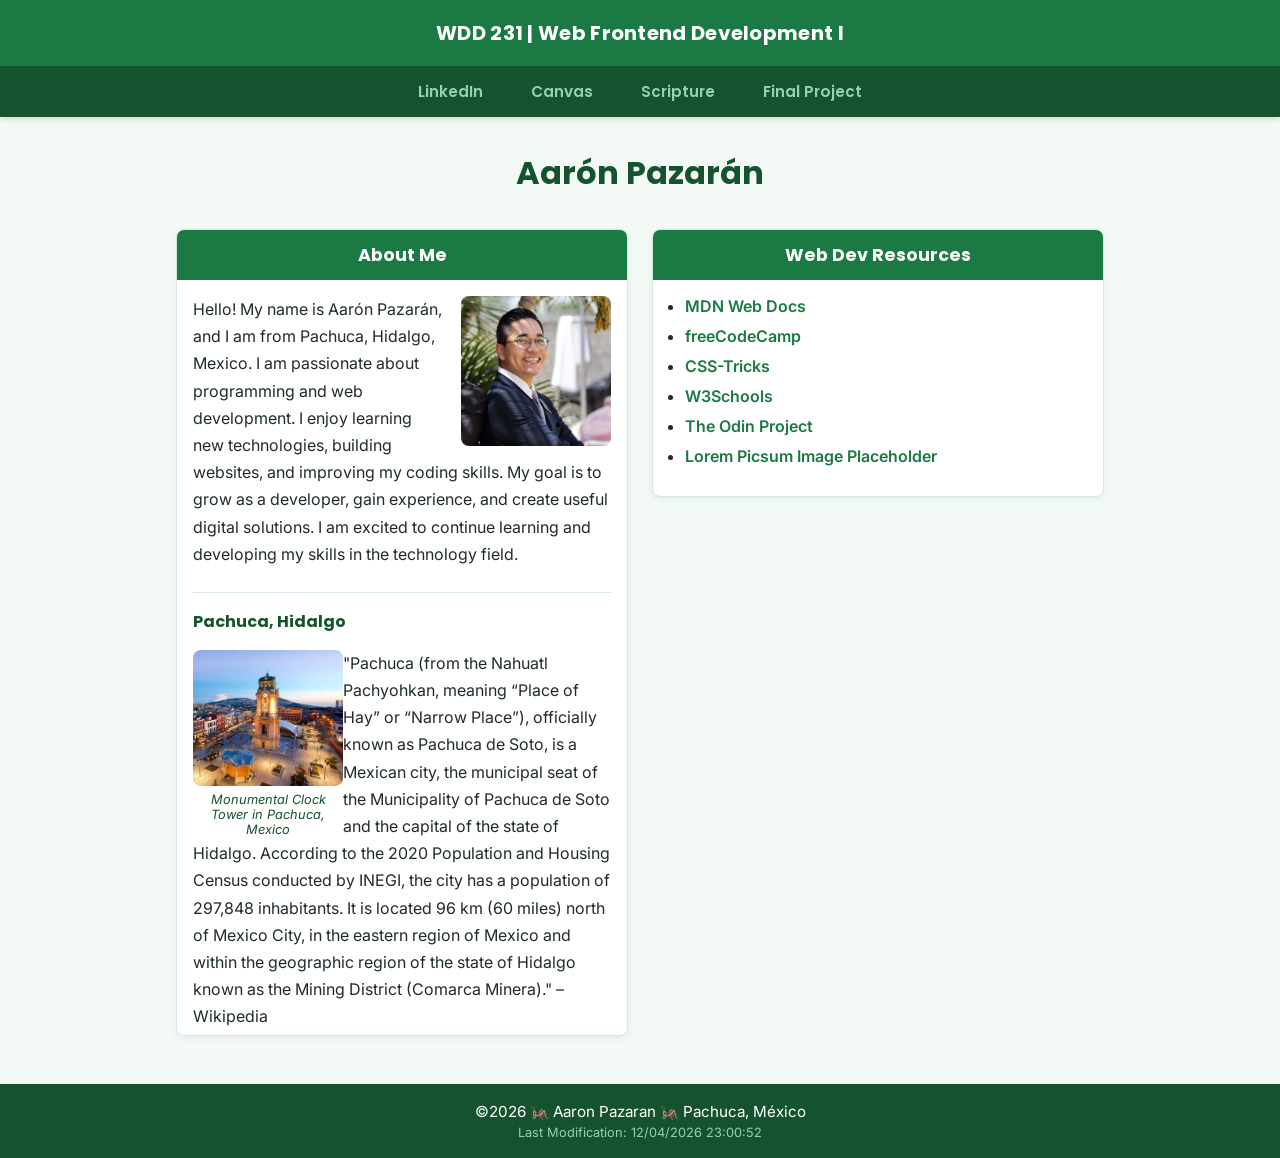
<file: index.html>
<!DOCTYPE html>
<html lang="en-US">

<head>
    <meta charset="UTF-8">
    <meta name="viewport" content="width=device-width, initial-scale=1.0">
    <title>WDD 131 | Web Frontend Development I | Aaron Pazaran</title>
    <meta name="description" content="Aaron Pazaran's BYU Idaho WDD 231 course home page">
    <meta name="author" content="Aaron Ali Pazaran Hernandez">

    <link rel="preconnect" href="https://fonts.googleapis.com">
    <link rel="preconnect" href="https://fonts.gstatic.com" crossorigin>
    <link href="https://fonts.googleapis.com/css2?family=Poppins:wght@600;700&family=Inter:wght@400;600&display=swap" rel="stylesheet">

    <link rel="stylesheet" href="styles/base.css">
    <script src="scripts/getdates.js" defer></script>
</head>

<body>
    <header>
        <span id="course-title">WDD 231 | Web Frontend Development I</span>
        <nav>
            <ul>
                <li><a href="linkedin">LinkedIn</a></li>
                <li><a href="https://byupw.instructure.com/">Canvas</a></li>
                <li><a href="https://www.churchofjesuschrist.org/study/scriptures/bofm/1-ne/3?lang=eng&id=p7#p7">Scripture</a></li>
                <li><a href="final_project">Final Project</a></li>
            </ul>
        </nav>
    </header>

    <main>
        <h1>Aar&oacute;n Pazar&aacute;n</h1>

        <section class="card">
            <h2>About Me</h2>
            <div class="card_row">
                <img src="images/profile.jpg" alt="Aar&oacute;n Pazar&aacute;n" class="profile_photo">
                <p>Hello! My name is Aar&oacute;n Pazar&aacute;n, and I am from Pachuca, Hidalgo,
                    Mexico. I am passionate about programming and web development. I enjoy
                    learning new technologies, building websites, and improving my coding skills.
                    My goal is to grow as a developer, gain experience, and create useful digital
                    solutions. I am excited to continue learning and developing my skills in the
                    technology field.</p>
            </div>

            <hr>

            <h3>Pachuca, Hidalgo</h3>
            <div class="card_row card_row_reverse">
                <figure>
                    <img src="images/pachuca_tower.jpg" alt="Monumental Clock Tower in Pachuca, Mexico">
                    <figcaption>Monumental Clock Tower in Pachuca, Mexico</figcaption>
                </figure>
                <p>"Pachuca (from the Nahuatl Pachyohkan, meaning &ldquo;Place of Hay&rdquo; or
                    &ldquo;Narrow Place&rdquo;), officially known as Pachuca de Soto, is a Mexican
                    city, the municipal seat of the Municipality of Pachuca de Soto and the capital
                    of the state of Hidalgo. According to the 2020 Population and Housing Census
                    conducted by INEGI, the city has a population of 297,848 inhabitants. It is
                    located 96 km (60 miles) north of Mexico City, in the eastern region of Mexico
                    and within the geographic region of the state of Hidalgo known as the Mining
                    District (Comarca Minera)." &ndash; Wikipedia</p>
            </div>
        </section>

        <section class="card">
            <h2>Web Dev Resources</h2>
            <ul class="resource_list">
                <li><a href="https://developer.mozilla.org/" target="_blank" rel="noopener noreferrer">MDN Web Docs</a></li>
                <li><a href="https://www.freecodecamp.org/" target="_blank" rel="noopener noreferrer">freeCodeCamp</a></li>
                <li><a href="https://css-tricks.com/" target="_blank" rel="noopener noreferrer">CSS-Tricks</a></li>
                <li><a href="https://www.w3schools.com/" target="_blank" rel="noopener noreferrer">W3Schools</a></li>
                <li><a href="https://www.theodinproject.com/" target="_blank" rel="noopener noreferrer">The Odin Project</a></li>
                <li><a href="https://picsum.photos/" target="_blank" rel="noopener noreferrer">Lorem Picsum Image Placeholder</a></li>
            </ul>
        </section>
    </main>

    <footer>
        <p>©<span id="year"></span> 🦗 Aaron Pazaran 🦗 Pachuca, México</p>
        <p id="lastModified"></p>
    </footer>
</body>

</html>
</file>
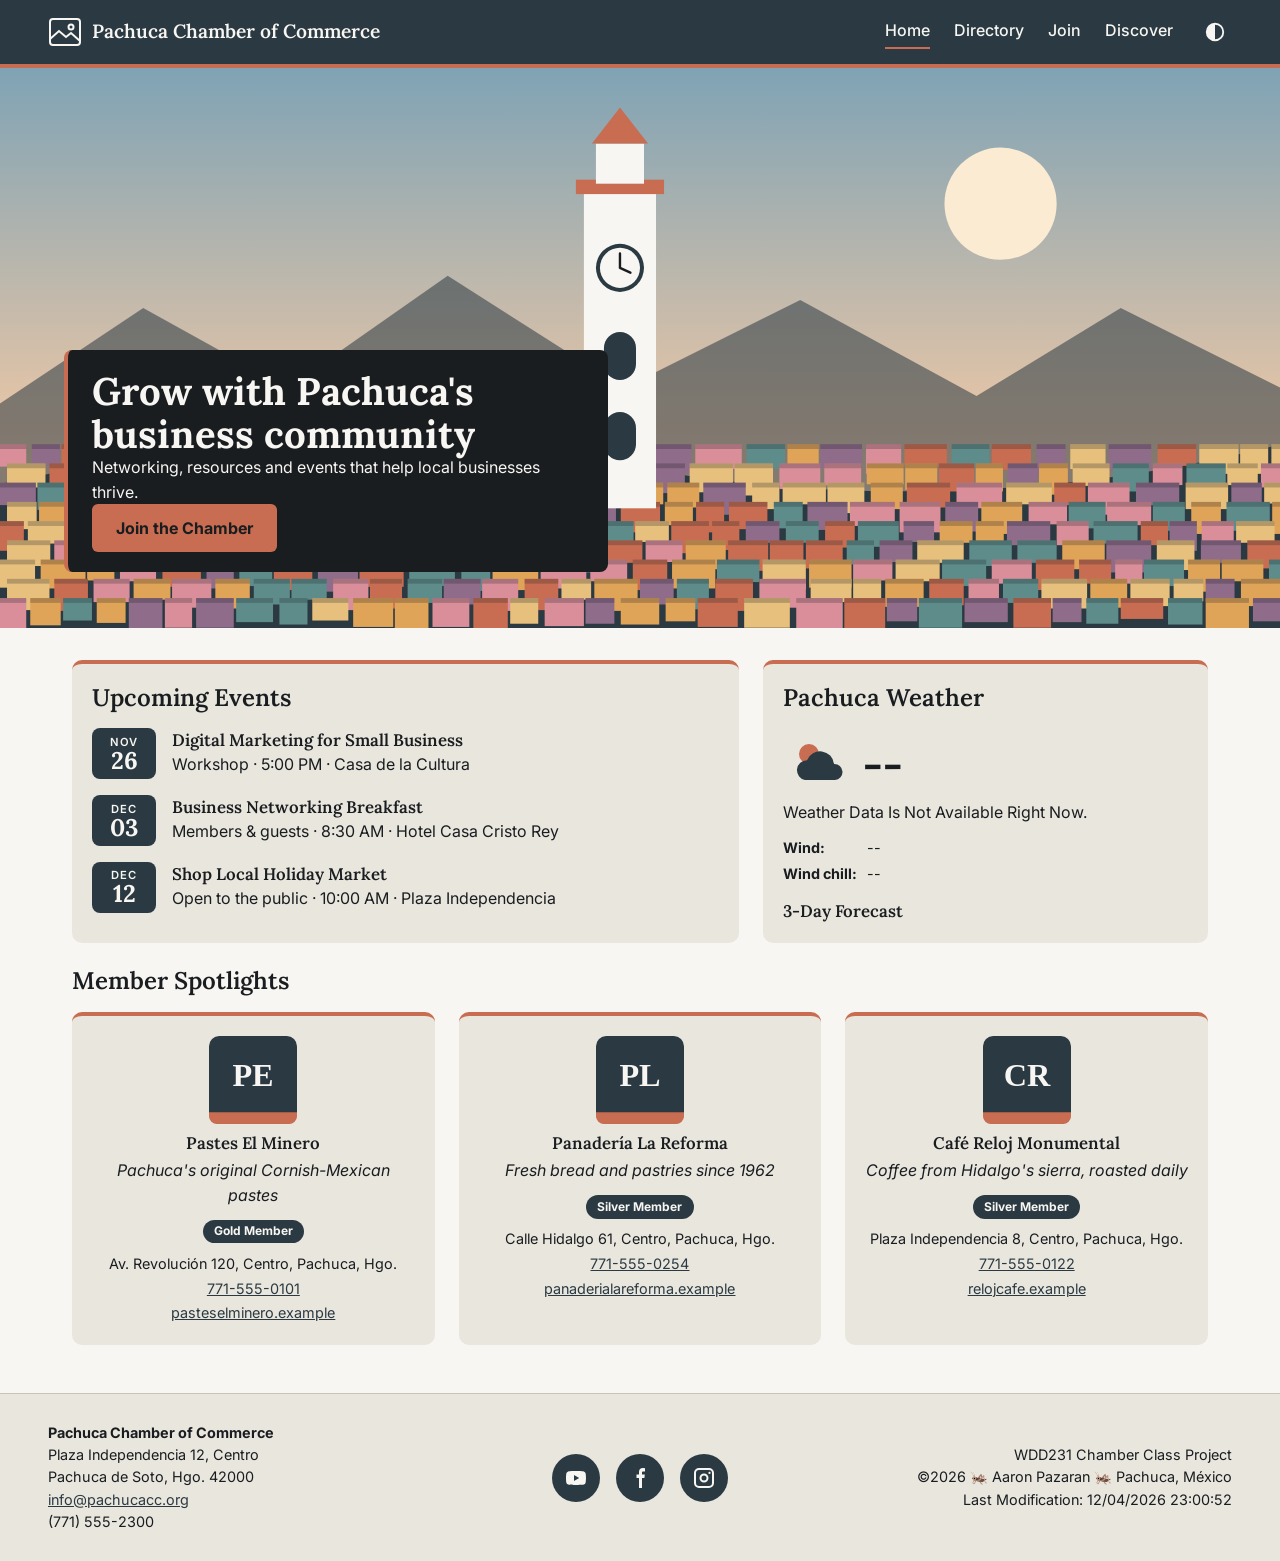
<file: chamber/index.html>
<!DOCTYPE html>
<html lang="en">
<head>
  <meta charset="UTF-8">
  <meta name="viewport" content="width=device-width, initial-scale=1">
  <title>Pachuca Chamber of Commerce | Home</title>
  <meta name="description" content="The Pachuca Chamber of Commerce connects local businesses, hosts networking events and encourages shopping local in Pachuca, Hidalgo.">
  <meta name="author" content="Aaron Ali Pazaran Hernandez">
  <link rel="icon" type="image/svg+xml" href="images/favicon.svg">
  <meta property="og:type" content="website">
  <meta property="og:title" content="Pachuca Chamber of Commerce | Home">
  <meta property="og:description" content="Connect with Pachuca's local business community: networking events, member spotlights and resources to grow your business.">
  <meta property="og:image" content="https://4treyhur.github.io/wdd231/chamber/images/og-image.png">
  <meta property="og:url" content="https://4treyhur.github.io/wdd231/chamber/index.html">
  <link rel="preconnect" href="https://fonts.googleapis.com">
  <link rel="preconnect" href="https://fonts.gstatic.com" crossorigin>
  <link href="https://fonts.googleapis.com/css2?family=Inter:wght@400;500;600;700&family=Lora:wght@500;600;700&display=swap" rel="stylesheet">
  <link rel="stylesheet" href="styles/directory.css">
  <link rel="stylesheet" href="styles/home.css">

  <script defer src="https://www.googletagmanager.com/gtag/js?id=G-K19GHGGYZK"></script>
  <script defer src="scripts/analytics.js"></script>
  <script src="scripts/site.js" defer></script>
  <script src="scripts/getdates.js" defer></script>
  <script src="scripts/weather.js" defer></script>
  <script src="scripts/spotlights.js" defer></script>
</head>
<body>
  <header class="site-header">
    <a class="brand" href="index.html">
      <svg width="34" height="34" viewBox="0 0 34 34" fill="none" stroke="currentColor" stroke-width="2" aria-hidden="true">
        <rect x="2" y="4" width="30" height="26" rx="3"/><path d="M2 24l9-8 7 6 5-4 9 8"/><circle cx="23" cy="12" r="2.5"/>
      </svg>
      <span>Pachuca Chamber of Commerce</span>
    </a>
    <div class="header-tools">
      <button id="theme-toggle" class="icon-btn" type="button" aria-label="Toggle dark mode">
        <svg width="22" height="22" viewBox="0 0 24 24" aria-hidden="true"><circle cx="12" cy="12" r="9" fill="none" stroke="currentColor" stroke-width="2"/><path d="M12 3a9 9 0 0 0 0 18z" fill="currentColor"/></svg>
      </button>
      <button id="menu-toggle" class="icon-btn" type="button" aria-label="Open menu" aria-expanded="false" aria-controls="main-nav">
        <svg width="26" height="26" viewBox="0 0 24 24" stroke="currentColor" stroke-width="2.2" stroke-linecap="round" aria-hidden="true"><path d="M3 6h18M3 12h18M3 18h18"/></svg>
      </button>
    </div>
    <nav id="main-nav" aria-label="Main">
      <a href="index.html" aria-current="page">Home</a>
      <a href="directory.html">Directory</a>
      <a href="join.html">Join</a>
      <a href="discover.html">Discover</a>
    </nav>
  </header>

  <main class="home">
    <section class="hero" aria-labelledby="hero-title">
      <img src="images/hero.svg" width="1600" height="700" fetchpriority="high"
           alt="Illustration of Pachuca with its colorful hillside houses and the Reloj Monumental clock tower">
      <div class="hero-content">
        <h1 id="hero-title">Grow with Pachuca's business community</h1>
        <p>Networking, resources and events that help local businesses thrive.</p>
        <a class="cta" href="join.html">Join the Chamber</a>
      </div>
    </section>

    <div class="home-grid">
      <section class="panel" id="events" aria-labelledby="events-title">
        <h2 id="events-title">Upcoming Events</h2>
        <ul class="events">
          <li>
            <time class="date" datetime="2026-11-26"><span>NOV</span>26</time>
            <div><h3>Digital Marketing for Small Business</h3><p>Workshop · 5:00 PM · Casa de la Cultura</p></div>
          </li>
          <li>
            <time class="date" datetime="2026-12-03"><span>DEC</span>03</time>
            <div><h3>Business Networking Breakfast</h3><p>Members &amp; guests · 8:30 AM · Hotel Casa Cristo Rey</p></div>
          </li>
          <li>
            <time class="date" datetime="2026-12-12"><span>DEC</span>12</time>
            <div><h3>Shop Local Holiday Market</h3><p>Open to the public · 10:00 AM · Plaza Independencia</p></div>
          </li>
        </ul>
      </section>

      <section class="panel" id="weather" aria-labelledby="weather-title">
        <h2 id="weather-title">Pachuca Weather</h2>
        <div class="current">
          <img id="weather-icon" src="images/weather-icon.svg" alt="Current weather icon" width="72" height="72">
          <p class="temp" id="temperature">--</p>
        </div>
        <p id="description" class="desc">Loading weather…</p>
        <dl class="details">
          <dt>Wind:</dt><dd id="wind">--</dd>
          <dt>Wind chill:</dt><dd id="windChill">--</dd>
        </dl>
        <h3>3-Day Forecast</h3>
        <ul id="forecast" class="forecast"></ul>
      </section>

      <section id="spotlights" aria-labelledby="spot-title">
        <h2 id="spot-title">Member Spotlights</h2>
        <div id="spotlight-cards" class="spot-grid" aria-live="polite"></div>
      </section>
    </div>
  </main>

  <footer class="site-footer">
    <address>
      <strong>Pachuca Chamber of Commerce</strong><br>
      Plaza Independencia 12, Centro<br>
      Pachuca de Soto, Hgo. 42000<br>
      <a href="mailto:info@pachucacc.org">info@pachucacc.org</a><br>
      (771) 555-2300
    </address>
    <ul class="social" aria-label="Social media">
      <li><a href="https://www.youtube.com" aria-label="YouTube"><svg viewBox="0 0 24 24" aria-hidden="true"><path d="M21.6 7.2a2.5 2.5 0 0 0-1.8-1.8C18.2 5 12 5 12 5s-6.2 0-7.8.4A2.5 2.5 0 0 0 2.4 7.2C2 8.8 2 12 2 12s0 3.2.4 4.8a2.5 2.5 0 0 0 1.8 1.8C5.8 19 12 19 12 19s6.2 0 7.8-.4a2.5 2.5 0 0 0 1.8-1.8c.4-1.6.4-4.8.4-4.8s0-3.2-.4-4.8zM10 15V9l5.2 3z"/></svg></a></li>
      <li><a href="https://www.facebook.com" aria-label="Facebook"><svg viewBox="0 0 24 24" aria-hidden="true"><path d="M14 8.5V6.8c0-.8.2-1.3 1.4-1.3H17V2.2C16.700 2.200 15.800 2 14.800 2 12.500 2 11 3.400 11 6v2.500H8.500V12H11v10h3V12h2.400l.4-3.500z"/></svg></a></li>
      <li><a href="https://www.instagram.com" aria-label="Instagram"><svg viewBox="0 0 24 24" aria-hidden="true"><path d="M7 2h10a5 5 0 0 1 5 5v10a5 5 0 0 1-5 5H7a5 5 0 0 1-5-5V7a5 5 0 0 1 5-5zm0 2a3 3 0 0 0-3 3v10a3 3 0 0 0 3 3h10a3 3 0 0 0 3-3V7a3 3 0 0 0-3-3zm5 3.500a4.500 4.500 0 1 1 0 9 4.500 4.500 0 0 1 0-9zm0 2a2.500 2.500 0 1 0 0 5 2.500 2.500 0 0 0 0-5zM17.500 5.800a1.100 1.100 0 1 1 0 2.200 1.100 1.100 0 0 1 0-2.200z"/></svg></a></li>
    </ul>
    <div class="credits">
      <p>WDD231 Chamber Class Project</p>
      <p>©<span id="year"></span> 🦗 Aaron Pazaran 🦗 Pachuca, México</p>
      <p id="lastModified"></p>
    </div>
  </footer>
</body>
</html>
</file>
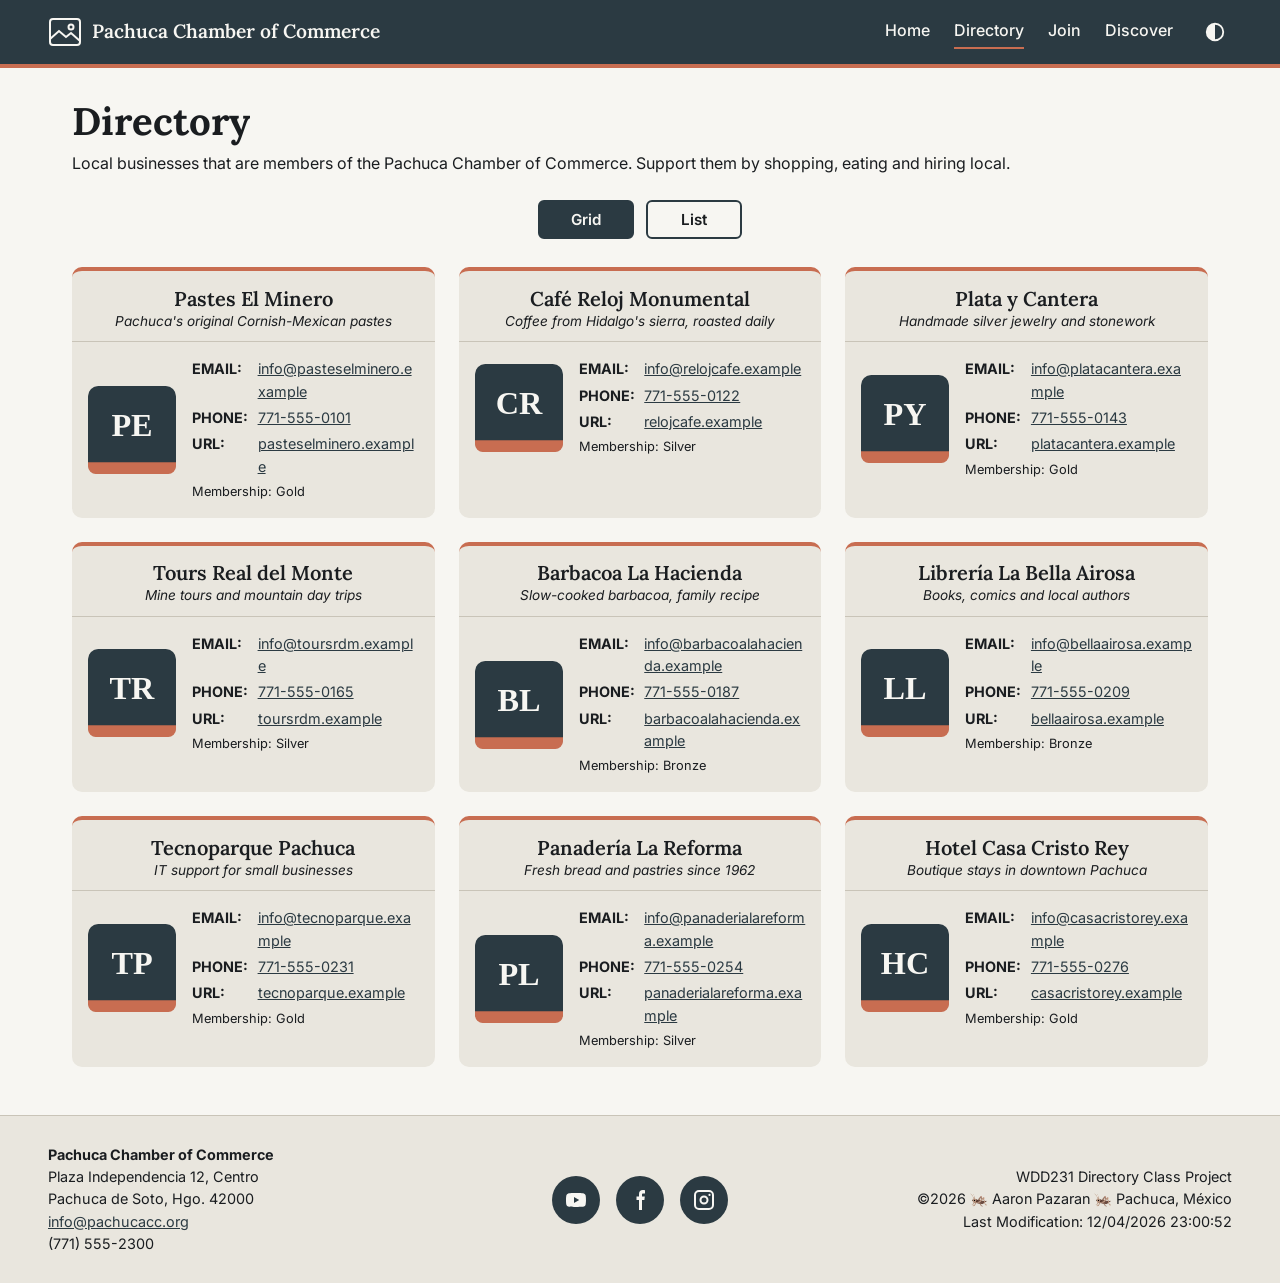
<file: chamber/directory.html>
<!DOCTYPE html>
<html lang="en">
<head>
  <meta charset="UTF-8">
  <meta name="viewport" content="width=device-width, initial-scale=1">
  <title>Directory | Pachuca Chamber of Commerce</title>
  <meta name="description" content="Browse the business directory of the Pachuca Chamber of Commerce: local restaurants, shops, mining heritage tours and services in Pachuca, Hidalgo.">
  <meta name="author" content="Aaron Ali Pazaran Hernandez">
  <link rel="icon" type="image/svg+xml" href="images/favicon.svg">
  <meta property="og:type" content="website">
  <meta property="og:title" content="Directory | Pachuca Chamber of Commerce">
  <meta property="og:description" content="Browse member businesses of the Pachuca Chamber of Commerce: restaurants, shops, tours and services in Pachuca, Hidalgo.">
  <meta property="og:image" content="https://4treyhur.github.io/wdd231/chamber/images/og-image.png">
  <meta property="og:url" content="https://4treyhur.github.io/wdd231/chamber/directory.html">
  <link rel="preconnect" href="https://fonts.googleapis.com">
  <link rel="preconnect" href="https://fonts.gstatic.com" crossorigin>
  <link href="https://fonts.googleapis.com/css2?family=Inter:wght@400;500;600;700&family=Lora:wght@500;600;700&display=swap" rel="stylesheet">
  <link rel="stylesheet" href="styles/directory.css">

  <script defer src="https://www.googletagmanager.com/gtag/js?id=G-K19GHGGYZK"></script>
  <script defer src="scripts/analytics.js"></script>
  <script src="scripts/site.js" defer></script>
  <script src="scripts/directory.js" defer></script>
  <script src="scripts/getdates.js" defer></script>
</head>
<body>
  <header class="site-header">
    <a class="brand" href="index.html">
      <svg width="34" height="34" viewBox="0 0 34 34" fill="none" stroke="currentColor" stroke-width="2" aria-hidden="true">
        <rect x="2" y="4" width="30" height="26" rx="3"/><path d="M2 24l9-8 7 6 5-4 9 8"/><circle cx="23" cy="12" r="2.5"/>
      </svg>
      <span>Pachuca Chamber of Commerce</span>
    </a>
    <div class="header-tools">
      <button id="theme-toggle" class="icon-btn" type="button" aria-label="Toggle dark mode">
        <svg width="22" height="22" viewBox="0 0 24 24" aria-hidden="true"><circle cx="12" cy="12" r="9" fill="none" stroke="currentColor" stroke-width="2"/><path d="M12 3a9 9 0 0 0 0 18z" fill="currentColor"/></svg>
      </button>
      <button id="menu-toggle" class="icon-btn" type="button" aria-label="Open menu" aria-expanded="false" aria-controls="main-nav">
        <svg width="26" height="26" viewBox="0 0 24 24" stroke="currentColor" stroke-width="2.2" stroke-linecap="round" aria-hidden="true"><path d="M3 6h18M3 12h18M3 18h18"/></svg>
      </button>
    </div>
    <nav id="main-nav" aria-label="Main">
      <a href="index.html">Home</a>
      <a href="directory.html" aria-current="page">Directory</a>
      <a href="join.html">Join</a>
      <a href="discover.html">Discover</a>
    </nav>
  </header>

  <main>
    <h1>Directory</h1>
    <p class="intro">Local businesses that are members of the Pachuca Chamber of Commerce. Support them by shopping, eating and hiring local.</p>

    <div class="view-toggle" role="group" aria-label="Choose directory layout">
      <button type="button" id="grid-btn" aria-pressed="true">Grid</button>
      <button type="button" id="list-btn" aria-pressed="false">List</button>
    </div>

    <section id="directory" class="grid" aria-live="polite" aria-label="Member businesses"></section>
  </main>

  <footer class="site-footer">
    <address>
      <strong>Pachuca Chamber of Commerce</strong><br>
      Plaza Independencia 12, Centro<br>
      Pachuca de Soto, Hgo. 42000<br>
      <a href="mailto:info@pachucacc.org">info@pachucacc.org</a><br>
      (771) 555-2300
    </address>
    <ul class="social" aria-label="Social media">
      <li><a href="https://www.youtube.com" aria-label="YouTube"><svg viewBox="0 0 24 24" aria-hidden="true"><path d="M21.6 7.2a2.5 2.5 0 0 0-1.8-1.8C18.2 5 12 5 12 5s-6.2 0-7.8.4A2.5 2.5 0 0 0 2.4 7.2C2 8.8 2 12 2 12s0 3.2.4 4.8a2.5 2.5 0 0 0 1.8 1.8C5.8 19 12 19 12 19s6.2 0 7.8-.4a2.5 2.5 0 0 0 1.8-1.8c.4-1.6.4-4.8.4-4.8s0-3.2-.4-4.8zM10 15V9l5.2 3z"/></svg></a></li>
      <li><a href="https://www.facebook.com" aria-label="Facebook"><svg viewBox="0 0 24 24" aria-hidden="true"><path d="M14 8.5V6.8c0-.8.2-1.3 1.4-1.3H17V2.2C16.700 2.200 15.800 2 14.800 2 12.500 2 11 3.400 11 6v2.500H8.500V12H11v10h3V12h2.400l.4-3.500z"/></svg></a></li>
      <li><a href="https://www.instagram.com" aria-label="Instagram"><svg viewBox="0 0 24 24" aria-hidden="true"><path d="M7 2h10a5 5 0 0 1 5 5v10a5 5 0 0 1-5 5H7a5 5 0 0 1-5-5V7a5 5 0 0 1 5-5zm0 2a3 3 0 0 0-3 3v10a3 3 0 0 0 3 3h10a3 3 0 0 0 3-3V7a3 3 0 0 0-3-3zm5 3.500a4.500 4.500 0 1 1 0 9 4.500 4.500 0 0 1 0-9zm0 2a2.500 2.500 0 1 0 0 5 2.500 2.500 0 0 0 0-5zM17.500 5.800a1.100 1.100 0 1 1 0 2.200 1.100 1.100 0 0 1 0-2.200z"/></svg></a></li>
    </ul>
    <div class="credits">
      <p>WDD231 Directory Class Project</p>
        <p>©<span id="year"></span> 🦗 Aaron Pazaran 🦗 Pachuca, México</p>
        <p id="lastModified"></p>
    </div>
  </footer>
</body>
</html>
</file>
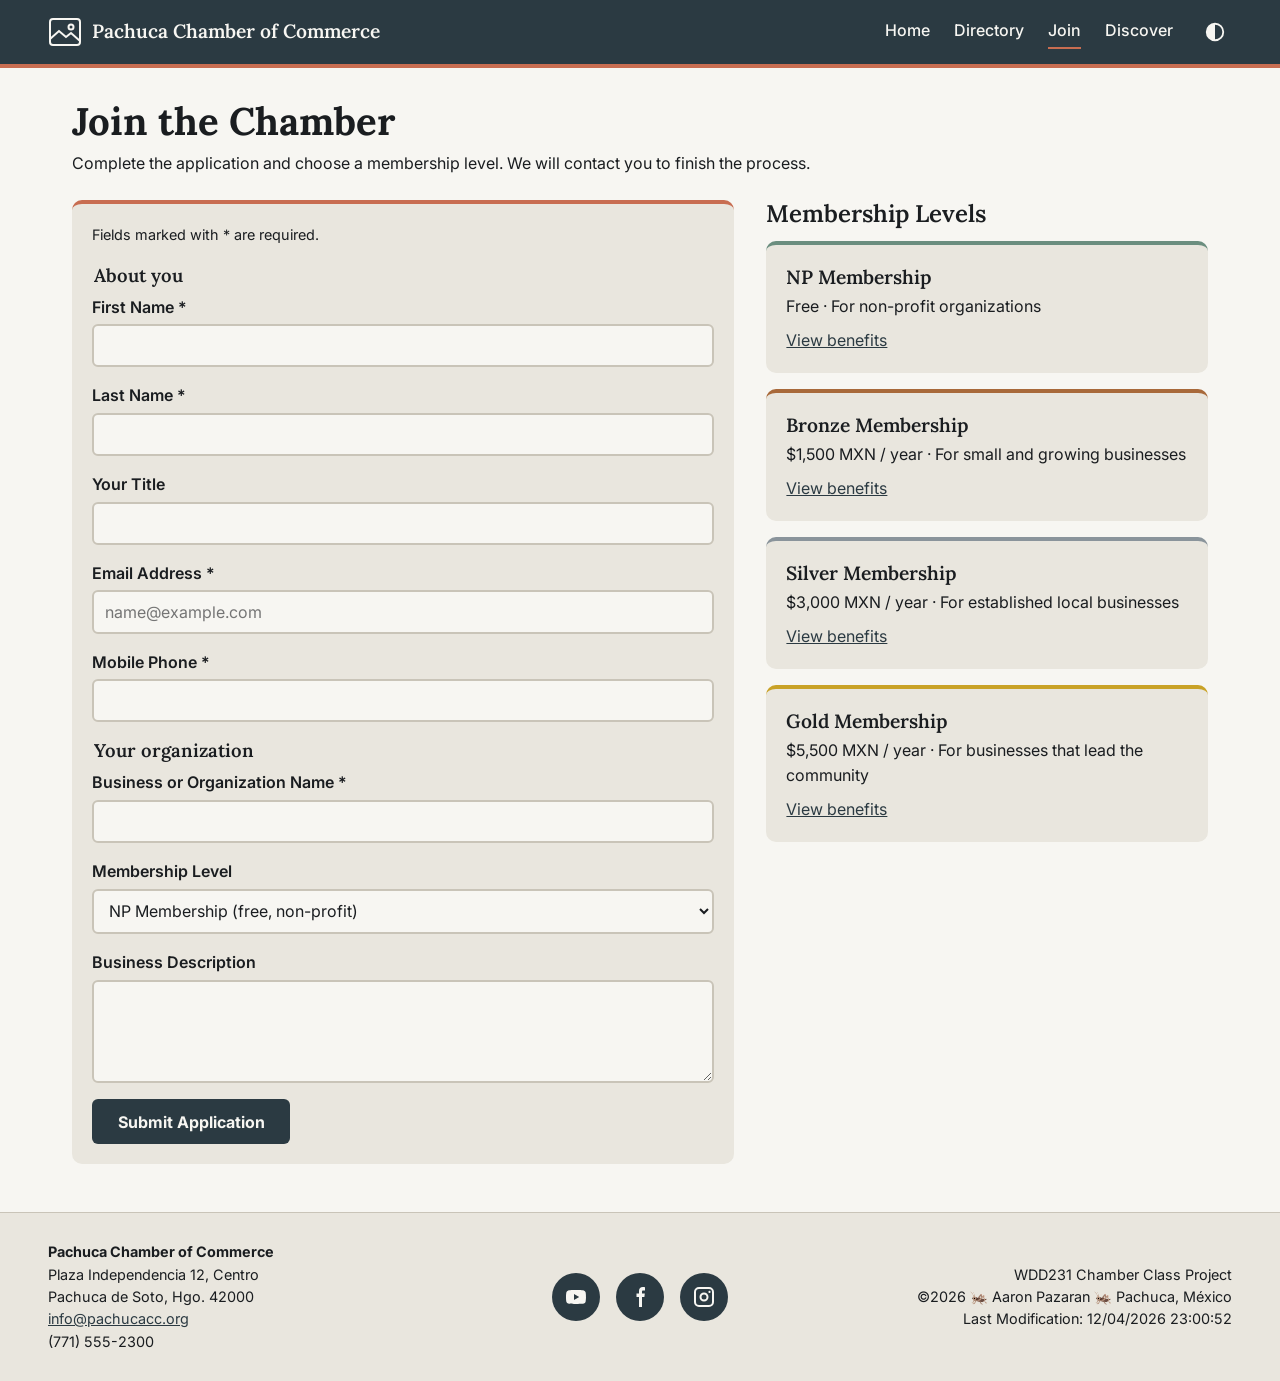
<file: chamber/join.html>
<!DOCTYPE html>
<html lang="en">
<head>
  <meta charset="UTF-8">
  <meta name="viewport" content="width=device-width, initial-scale=1">
  <title>Join | Pachuca Chamber of Commerce</title>
  <meta name="description" content="Join the Pachuca Chamber of Commerce: apply for a membership, compare NP, Bronze, Silver and Gold levels and grow your local business.">
  <meta name="author" content="Aaron Ali Pazaran Hernandez">
  <link rel="icon" type="image/svg+xml" href="images/favicon.svg">
  <meta property="og:type" content="website">
  <meta property="og:title" content="Join | Pachuca Chamber of Commerce">
  <meta property="og:description" content="Apply to join the Pachuca Chamber of Commerce and choose the membership level that helps your business grow.">
  <meta property="og:image" content="https://4treyhur.github.io/wdd231/chamber/images/og-image.png">
  <meta property="og:url" content="https://4treyhur.github.io/wdd231/chamber/join.html">
  <link rel="preconnect" href="https://fonts.googleapis.com">
  <link rel="preconnect" href="https://fonts.gstatic.com" crossorigin>
  <link href="https://fonts.googleapis.com/css2?family=Inter:wght@400;500;600;700&family=Lora:wght@500;600;700&display=swap" rel="stylesheet">
  <link rel="stylesheet" href="styles/directory.css">
  <link rel="stylesheet" href="styles/join.css">

  <script defer src="https://www.googletagmanager.com/gtag/js?id=G-K19GHGGYZK"></script>
  <script defer src="scripts/analytics.js"></script>
  <script src="scripts/site.js" defer></script>
  <script src="scripts/getdates.js" defer></script>
  <script src="scripts/join.js" defer></script>
</head>
<body>
  <header class="site-header">
    <a class="brand" href="index.html">
      <svg width="34" height="34" viewBox="0 0 34 34" fill="none" stroke="currentColor" stroke-width="2" aria-hidden="true">
        <rect x="2" y="4" width="30" height="26" rx="3"/><path d="M2 24l9-8 7 6 5-4 9 8"/><circle cx="23" cy="12" r="2.5"/>
      </svg>
      <span>Pachuca Chamber of Commerce</span>
    </a>
    <div class="header-tools">
      <button id="theme-toggle" class="icon-btn" type="button" aria-label="Toggle dark mode">
        <svg width="22" height="22" viewBox="0 0 24 24" aria-hidden="true"><circle cx="12" cy="12" r="9" fill="none" stroke="currentColor" stroke-width="2"/><path d="M12 3a9 9 0 0 0 0 18z" fill="currentColor"/></svg>
      </button>
      <button id="menu-toggle" class="icon-btn" type="button" aria-label="Open menu" aria-expanded="false" aria-controls="main-nav">
        <svg width="26" height="26" viewBox="0 0 24 24" stroke="currentColor" stroke-width="2.2" stroke-linecap="round" aria-hidden="true"><path d="M3 6h18M3 12h18M3 18h18"/></svg>
      </button>
    </div>
    <nav id="main-nav" aria-label="Main">
      <a href="index.html">Home</a>
      <a href="directory.html">Directory</a>
      <a href="join.html" aria-current="page">Join</a>
      <a href="discover.html">Discover</a>
    </nav>
  </header>

  <main>
    <h1>Join the Chamber</h1>
    <p class="intro">Complete the application and choose a membership level. We will contact you to finish the process.</p>

    <div class="join-layout">
        <form class="panel" action="thankyou.html" method="get">
          <p class="note">Fields marked with * are required.</p>
          <fieldset>
            <legend>About you</legend>
          <label>
            <span>First Name *</span>
            <input type="text" name="first" title="Enter your first name" autocomplete="given-name" required>
          </label>
          <label>
            <span>Last Name *</span>
            <input type="text" name="last" title="Enter your last name" autocomplete="family-name" required>
          </label>
          <label>
            <span>Your Title</span>
            <input type="text" name="orgtitle" title="Letters, hyphens and spaces only, at least 7 characters" autocomplete="organization-title" pattern="[A-Za-z \-]{7,}">
          </label>
          <label>
            <span>Email Address *</span>
            <input type="email" name="email" title="Enter your email address" autocomplete="email" placeholder="name@example.com" required>
          </label>
          <label>
            <span>Mobile Phone *</span>
            <input type="tel" name="phone" title="Enter your mobile phone number" autocomplete="tel" required>
          </label>
          </fieldset>
          <fieldset>
            <legend>Your organization</legend>
          <label>
            <span>Business or Organization Name *</span>
            <input type="text" name="business" title="Enter your business or organization name" autocomplete="organization" required>
          </label>
          <label>
            <span>Membership Level</span>
            <select name="membership" title="Choose a membership level">
              <option value="np">NP Membership (free, non-profit)</option>
              <option value="bronze">Bronze Membership</option>
              <option value="silver">Silver Membership</option>
              <option value="gold">Gold Membership</option>
            </select>
          </label>
          <label>
            <span>Business Description</span>
            <textarea name="description" title="Briefly describe your business or organization" rows="4"></textarea>
          </label>
          </fieldset>
          <input type="hidden" name="timestamp" id="timestamp">
          <input type="submit" value="Submit Application">
        </form>

      <section aria-labelledby="levels-title">
        <h2 id="levels-title">Membership Levels</h2>
        <div class="levels">
          <article class="panel level np">
            <h3>NP Membership</h3>
            <p>Free · For non-profit organizations</p>
            <a href="#modal-np" data-modal="modal-np">View benefits</a>
          </article>
          <article class="panel level bronze">
            <h3>Bronze Membership</h3>
            <p>$1,500 MXN / year · For small and growing businesses</p>
            <a href="#modal-bronze" data-modal="modal-bronze">View benefits</a>
          </article>
          <article class="panel level silver">
            <h3>Silver Membership</h3>
            <p>$3,000 MXN / year · For established local businesses</p>
            <a href="#modal-silver" data-modal="modal-silver">View benefits</a>
          </article>
          <article class="panel level gold">
            <h3>Gold Membership</h3>
            <p>$5,500 MXN / year · For businesses that lead the community</p>
            <a href="#modal-gold" data-modal="modal-gold">View benefits</a>
          </article>
        </div>
      </section>
    </div>
  </main>

  <dialog id="modal-np" aria-labelledby="modal-np-title">
    <h2 id="modal-np-title">NP Membership</h2>
    <p>Free</p>
    <ul>
      <li>Listing in the online member directory</li>
      <li>Invitations to community events and open meetings</li>
      <li>Monthly chamber newsletter</li>
      <li>Access to the member resource library</li>
    </ul>
    <button type="button" class="close" data-close>Close</button>
  </dialog>
  <dialog id="modal-bronze" aria-labelledby="modal-bronze-title">
    <h2 id="modal-bronze-title">Bronze Membership</h2>
    <p>$1,500 MXN per year</p>
    <ul>
      <li>Everything in NP Membership</li>
      <li>Directory listing with your logo and website link</li>
      <li>Discounted tickets to chamber events</li>
      <li>Quarterly networking mixers</li>
      <li>Ribbon-cutting announcement on our social media</li>
    </ul>
    <button type="button" class="close" data-close>Close</button>
  </dialog>
  <dialog id="modal-silver" aria-labelledby="modal-silver-title">
    <h2 id="modal-silver-title">Silver Membership</h2>
    <p>$3,000 MXN per year</p>
    <ul>
      <li>Everything in Bronze Membership</li>
      <li>Eligible for the home page spotlight rotation</li>
      <li>Free training workshops and webinars</li>
      <li>Two free tickets to each chamber event</li>
      <li>Featured post in the member newsletter</li>
    </ul>
    <button type="button" class="close" data-close>Close</button>
  </dialog>
  <dialog id="modal-gold" aria-labelledby="modal-gold-title">
    <h2 id="modal-gold-title">Gold Membership</h2>
    <p>$5,500 MXN per year</p>
    <ul>
      <li>Everything in Silver Membership</li>
      <li>Priority spotlight position on the home page</li>
      <li>Free booth at the Shop Local Holiday Market</li>
      <li>Sponsor recognition on event pages</li>
      <li>Quarterly one-on-one business consulting</li>
    </ul>
    <button type="button" class="close" data-close>Close</button>
  </dialog>

  <footer class="site-footer">
    <address>
      <strong>Pachuca Chamber of Commerce</strong><br>
      Plaza Independencia 12, Centro<br>
      Pachuca de Soto, Hgo. 42000<br>
      <a href="mailto:info@pachucacc.org">info@pachucacc.org</a><br>
      (771) 555-2300
    </address>
    <ul class="social" aria-label="Social media">
      <li><a href="https://www.youtube.com" aria-label="YouTube"><svg viewBox="0 0 24 24" aria-hidden="true"><path d="M21.6 7.2a2.5 2.5 0 0 0-1.8-1.8C18.2 5 12 5 12 5s-6.2 0-7.8.4A2.5 2.5 0 0 0 2.4 7.2C2 8.8 2 12 2 12s0 3.2.4 4.8a2.5 2.5 0 0 0 1.8 1.8C5.8 19 12 19 12 19s6.2 0 7.8-.4a2.5 2.5 0 0 0 1.8-1.8c.4-1.6.4-4.8.4-4.8s0-3.2-.4-4.8zM10 15V9l5.2 3z"/></svg></a></li>
      <li><a href="https://www.facebook.com" aria-label="Facebook"><svg viewBox="0 0 24 24" aria-hidden="true"><path d="M14 8.5V6.8c0-.8.2-1.3 1.4-1.3H17V2.2C16.700 2.200 15.800 2 14.800 2 12.500 2 11 3.400 11 6v2.500H8.500V12H11v10h3V12h2.400l.4-3.500z"/></svg></a></li>
      <li><a href="https://www.instagram.com" aria-label="Instagram"><svg viewBox="0 0 24 24" aria-hidden="true"><path d="M7 2h10a5 5 0 0 1 5 5v10a5 5 0 0 1-5 5H7a5 5 0 0 1-5-5V7a5 5 0 0 1 5-5zm0 2a3 3 0 0 0-3 3v10a3 3 0 0 0 3 3h10a3 3 0 0 0 3-3V7a3 3 0 0 0-3-3zm5 3.500a4.500 4.500 0 1 1 0 9 4.500 4.500 0 0 1 0-9zm0 2a2.500 2.500 0 1 0 0 5 2.500 2.500 0 0 0 0-5zM17.500 5.800a1.100 1.100 0 1 1 0 2.200 1.100 1.100 0 0 1 0-2.200z"/></svg></a></li>
    </ul>
    <div class="credits">
      <p>WDD231 Chamber Class Project</p>
      <p>©<span id="year"></span> 🦗 Aaron Pazaran 🦗 Pachuca, México</p>
      <p id="lastModified"></p>
    </div>
  </footer>
</body>
</html>
</file>
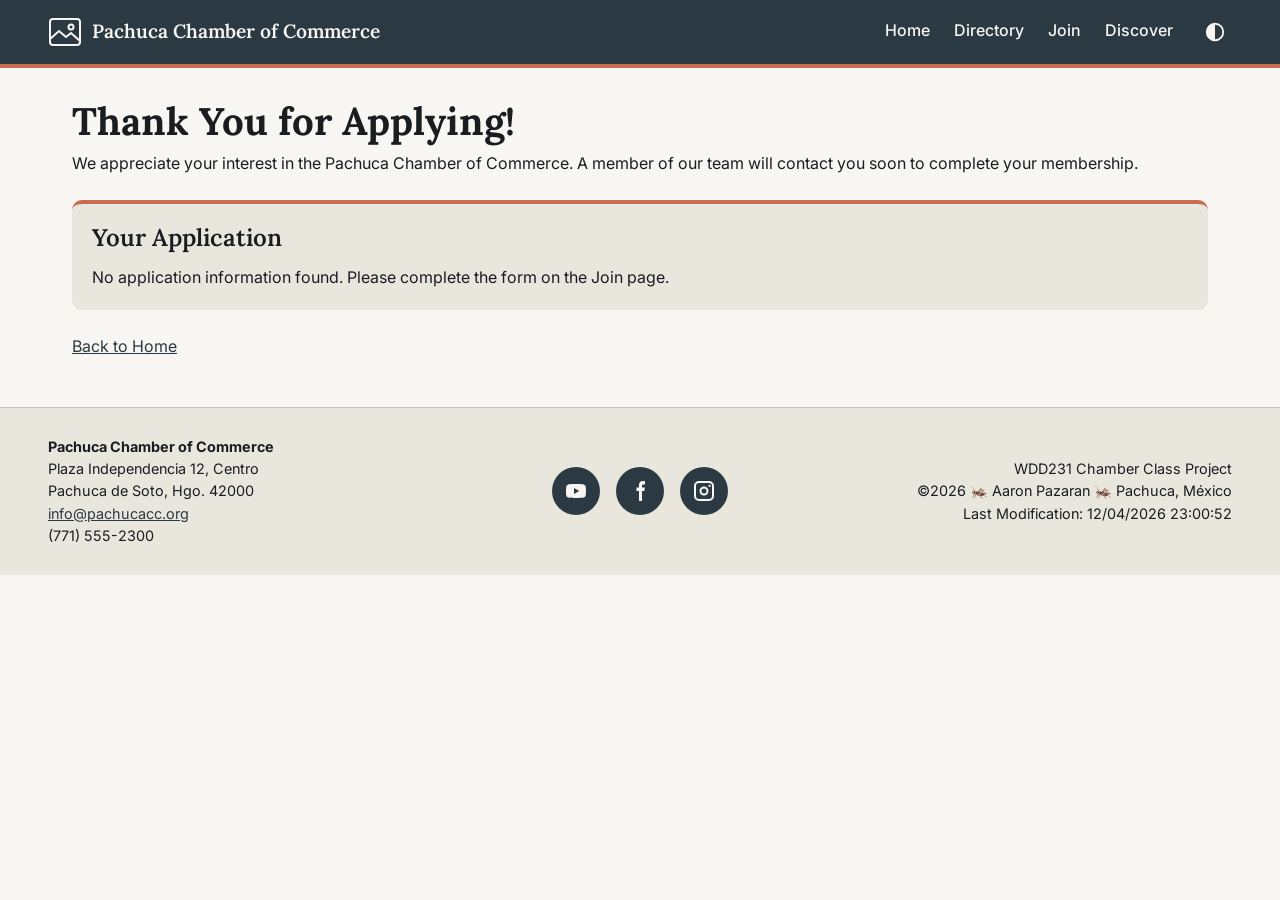
<file: chamber/thankyou.html>
<!DOCTYPE html>
<html lang="en">
<head>
  <meta charset="UTF-8">
  <meta name="viewport" content="width=device-width, initial-scale=1">
  <title>Thank You | Pachuca Chamber of Commerce</title>
  <meta name="description" content="Thank you for applying to the Pachuca Chamber of Commerce. Review the information you submitted.">
  <meta name="author" content="Aaron Ali Pazaran Hernandez">
  <meta name="robots" content="noindex">
  <link rel="icon" type="image/svg+xml" href="images/favicon.svg">
  <meta property="og:type" content="website">
  <meta property="og:title" content="Thank You | Pachuca Chamber of Commerce">
  <meta property="og:description" content="Thank you for applying to the Pachuca Chamber of Commerce. We will contact you soon to complete your membership.">
  <meta property="og:image" content="https://4treyhur.github.io/wdd231/chamber/images/og-image.png">
  <meta property="og:url" content="https://4treyhur.github.io/wdd231/chamber/thankyou.html">
  <link rel="preconnect" href="https://fonts.googleapis.com">
  <link rel="preconnect" href="https://fonts.gstatic.com" crossorigin>
  <link href="https://fonts.googleapis.com/css2?family=Inter:wght@400;500;600;700&family=Lora:wght@500;600;700&display=swap" rel="stylesheet">
  <link rel="stylesheet" href="styles/directory.css">
  <link rel="stylesheet" href="styles/join.css">

  <script defer src="https://www.googletagmanager.com/gtag/js?id=G-K19GHGGYZK"></script>
  <script defer src="scripts/analytics.js"></script>
  <script src="scripts/site.js" defer></script>
  <script src="scripts/getdates.js" defer></script>
  <script src="scripts/thankyou.js" defer></script>
</head>
<body>
  <header class="site-header">
    <a class="brand" href="index.html">
      <svg width="34" height="34" viewBox="0 0 34 34" fill="none" stroke="currentColor" stroke-width="2" aria-hidden="true">
        <rect x="2" y="4" width="30" height="26" rx="3"/><path d="M2 24l9-8 7 6 5-4 9 8"/><circle cx="23" cy="12" r="2.5"/>
      </svg>
      <span>Pachuca Chamber of Commerce</span>
    </a>
    <div class="header-tools">
      <button id="theme-toggle" class="icon-btn" type="button" aria-label="Toggle dark mode">
        <svg width="22" height="22" viewBox="0 0 24 24" aria-hidden="true"><circle cx="12" cy="12" r="9" fill="none" stroke="currentColor" stroke-width="2"/><path d="M12 3a9 9 0 0 0 0 18z" fill="currentColor"/></svg>
      </button>
      <button id="menu-toggle" class="icon-btn" type="button" aria-label="Open menu" aria-expanded="false" aria-controls="main-nav">
        <svg width="26" height="26" viewBox="0 0 24 24" stroke="currentColor" stroke-width="2.2" stroke-linecap="round" aria-hidden="true"><path d="M3 6h18M3 12h18M3 18h18"/></svg>
      </button>
    </div>
    <nav id="main-nav" aria-label="Main">
      <a href="index.html">Home</a>
      <a href="directory.html">Directory</a>
      <a href="join.html">Join</a>
      <a href="discover.html">Discover</a>
    </nav>
  </header>

  <main>
    <h1>Thank You for Applying!</h1>
    <p class="intro">We appreciate your interest in the Pachuca Chamber of Commerce. A member of our team will contact you soon to complete your membership.</p>

    <section id="summary" class="panel result" aria-labelledby="summary-title">
      <h2 id="summary-title">Your Application</h2>
    </section>

    <p class="back"><a href="index.html">Back to Home</a></p>
  </main>

  <footer class="site-footer">
    <address>
      <strong>Pachuca Chamber of Commerce</strong><br>
      Plaza Independencia 12, Centro<br>
      Pachuca de Soto, Hgo. 42000<br>
      <a href="mailto:info@pachucacc.org">info@pachucacc.org</a><br>
      (771) 555-2300
    </address>
    <ul class="social" aria-label="Social media">
      <li><a href="https://www.youtube.com" aria-label="YouTube"><svg viewBox="0 0 24 24" aria-hidden="true"><path d="M21.6 7.2a2.5 2.5 0 0 0-1.8-1.8C18.2 5 12 5 12 5s-6.2 0-7.8.4A2.5 2.5 0 0 0 2.4 7.2C2 8.8 2 12 2 12s0 3.2.4 4.8a2.5 2.5 0 0 0 1.8 1.8C5.8 19 12 19 12 19s6.2 0 7.8-.4a2.5 2.5 0 0 0 1.8-1.8c.4-1.6.4-4.8.4-4.8s0-3.2-.4-4.8zM10 15V9l5.2 3z"/></svg></a></li>
      <li><a href="https://www.facebook.com" aria-label="Facebook"><svg viewBox="0 0 24 24" aria-hidden="true"><path d="M14 8.5V6.8c0-.8.2-1.3 1.4-1.3H17V2.2C16.700 2.200 15.800 2 14.800 2 12.500 2 11 3.400 11 6v2.500H8.500V12H11v10h3V12h2.400l.4-3.500z"/></svg></a></li>
      <li><a href="https://www.instagram.com" aria-label="Instagram"><svg viewBox="0 0 24 24" aria-hidden="true"><path d="M7 2h10a5 5 0 0 1 5 5v10a5 5 0 0 1-5 5H7a5 5 0 0 1-5-5V7a5 5 0 0 1 5-5zm0 2a3 3 0 0 0-3 3v10a3 3 0 0 0 3 3h10a3 3 0 0 0 3-3V7a3 3 0 0 0-3-3zm5 3.500a4.500 4.500 0 1 1 0 9 4.500 4.500 0 0 1 0-9zm0 2a2.500 2.500 0 1 0 0 5 2.500 2.500 0 0 0 0-5zM17.500 5.800a1.100 1.100 0 1 1 0 2.200 1.100 1.100 0 0 1 0-2.200z"/></svg></a></li>
    </ul>
    <div class="credits">
      <p>WDD231 Chamber Class Project</p>
      <p>©<span id="year"></span> 🦗 Aaron Pazaran 🦗 Pachuca, México</p>
      <p id="lastModified"></p>
    </div>
  </footer>
</body>
</html>
</file>
<file: styles/base.css>
:root {
    --deep-green: #14532d;
    /* nav bar / footer */
    --mid-green: #1b7a43;
    /* title bar / card headers */
    --accent-green: #8fd4b3;
    /* links, hover accent */
    --bg-color: #f3f9f5;
    --card-bg: #ffffff;
    --text-color: #1f2d24;
    --border-color: #d7e9de;

    --heading-font: 'Poppins', 'Segoe UI', Arial, sans-serif;
    --body-font: 'Inter', Arial, Helvetica, sans-serif;
}

* {
    margin: 0;
    padding: 0;
    box-sizing: border-box;
}

body {
    font-family: var(--body-font);
    color: var(--text-color);
    background-color: var(--bg-color);
}

h1,
h2,
h3 {
    font-family: var(--heading-font);
}

/* ---------- Header ---------- */
header {
    display: block;
    box-shadow: 0 2px 6px rgba(0, 0, 0, 0.15);
}

/* ---------- Header: title bar ---------- */
#course-title {
    display: block;
    background-color: var(--mid-green);
    color: #ffffff;
    text-align: center;
    font-family: var(--heading-font);
    font-weight: 700;
    font-size: 1.25rem;
    padding: 18px 16px;
    letter-spacing: 0.3px;
}

/* ---------- Header: nav bar ---------- */
header nav {
    background-color: var(--deep-green);
}

header nav ul {
    list-style: none;
    display: flex;
    justify-content: center;
    flex-wrap: wrap;
}

header nav a {
    display: block;
    color: var(--accent-green);
    text-decoration: none;
    font-family: var(--heading-font);
    font-weight: 600;
    font-size: 0.95rem;
    padding: 14px 24px;
    position: relative;
    transition: color 0.2s ease;
}

header nav a::after {
    content: "";
    position: absolute;
    left: 24px;
    right: 24px;
    bottom: 8px;
    height: 2px;
    background-color: #ffffff;
    transform: scaleX(0);
    transform-origin: center;
    transition: transform 0.25s ease;
}

header nav a:hover,
header nav a:focus {
    color: #ffffff;
}

header nav a:hover::after,
header nav a:focus::after {
    transform: scaleX(1);
}

/* ---------- Main: centered, limited width, grid of cards ---------- */
main {
    max-width: 960px;
    margin: 0 auto;
    padding: 32px 16px 48px;
    display: grid;
    grid-template-columns: 1fr;
    gap: 24px;
    align-items: start;
}

@media (min-width: 700px) {
    main {
        grid-template-columns: 1fr 1fr;
    }
}

main h1 {
    grid-column: 1 / -1;
    text-align: center;
    color: var(--deep-green);
    margin-bottom: 8px;
}

/* ---------- Cards ---------- */
.card {
    background-color: var(--card-bg);
    border: 1px solid var(--border-color);
    border-radius: 8px;
    overflow: hidden;
    box-shadow: 0 2px 6px rgba(20, 83, 45, 0.08);
}

.card h2 {
    background-color: var(--mid-green);
    color: #ffffff;
    text-align: center;
    padding: 12px 16px;
    font-size: 1.1rem;
}

.card h3 {
    color: var(--deep-green);
    padding: 0 16px;
    margin-top: 16px;
    font-size: 1rem;
}

.card p {
    padding: 0 16px;
    line-height: 1.6;
}

.card hr {
    margin: 20px 16px 0;
    border: none;
    border-top: 1px solid var(--border-color);
}

.card_row {
    padding: 16px 16px 4px;
}

.card_row::after {
    content: "";
    display: table;
    clear: both;
}

.card_row p {
    padding: 0;
    line-height: 1.7;
}

.profile_photo {
    float: right;
    width: 150px;
    height: 150px;
    object-fit: cover;
    border-radius: 8px;
    margin: 0 0 12px 16px;
}

.card_row_reverse figure {
    float: left;
    margin: 0 16px 12px 0;
}

.card_row figure {
    width: 150px;
    margin: 0;
    text-align: center;
}

.card_row figure img {
    width: 100%;
    height: auto;
    border-radius: 8px;
    display: block;
}

.card_row figcaption {
    margin-top: 6px;
    font-size: 0.8rem;
    font-style: italic;
    color: var(--deep-green);
}

/* ---------- Web Dev Resources list ---------- */
.resource_list {
    list-style: disc;
    padding: 16px 16px 20px 32px;
}

.resource_list li {
    margin-bottom: 10px;
}

.resource_list a {
    color: var(--mid-green);
    text-decoration: none;
    font-weight: 600;
}

.resource_list a:hover,
.resource_list a:focus {
    text-decoration: underline;
    color: var(--deep-green);
}

/* ---------- Footer ---------- */
footer {
    background-color: var(--deep-green);
    color: #ffffff;
    text-align: center;
    padding: 18px 16px;
    font-family: var(--body-font);
}

footer p:first-child {
    font-size: 0.95rem;
}

footer #lastModified {
    margin-top: 4px;
    font-size: 0.8rem;
    color: var(--accent-green);
}

/* ---------- Small screens ---------- */
@media (max-width: 420px) {
    .profile_photo {
        width: 100px;
        height: 100px;
    }

    .card_row figure {
        width: 100px;
    }
}
</file>
<file: chamber/styles/directory.css>
:root {
  --primary: #2B3A42;
  --secondary: #C86D51;
  --bg: #F7F6F2;
  --text: #1A1D20;
  --surface: #E9E6DE;
  --line: #C9C4B8;
  --on-primary: #F7F6F2;
  --link: #2B3A42;
  --ink: #1A1D20;
  --paper: #F7F6F2;
  --font-head: "Lora", Georgia, serif;
  --font-body: "Inter", system-ui, sans-serif;
}
:root[data-theme="dark"] {
  --bg: #1A1D20;
  --text: #F7F6F2;
  --surface: #2B3A42;
  --line: #44565F;
  --primary: #E9E6DE;
  --on-primary: #1A1D20;
  --link: #E8A088;
}
* { box-sizing: border-box; margin: 0; }
body { font: 1rem/1.55 var(--font-body); background: var(--bg); color: var(--text); }
a { color: var(--link); }
:focus-visible { outline: 3px solid var(--secondary); outline-offset: 2px; }

/* Header */
.site-header {
  display: flex; flex-wrap: wrap; align-items: center; gap: .5rem 1.5rem;
  padding: .9rem clamp(1rem, 4vw, 3rem); background: var(--primary); color: var(--on-primary);
  border-bottom: 4px solid var(--secondary);
}
.brand { display: flex; flex: 1; align-items: center; gap: .6rem; color: inherit; text-decoration: none; font: 600 1.2rem/1.2 var(--font-head); }
.header-tools { display: flex; gap: .25rem; order: 1; }
.icon-btn { display: grid; place-items: center; padding: .4rem; border: 0; border-radius: 6px; background: none; color: inherit; cursor: pointer; }
.icon-btn:hover { opacity: .75; }
#menu-toggle { display: none; }
#main-nav { display: flex; gap: 1.5rem; }
#main-nav a { padding: .25rem 0; border-bottom: 2px solid var(--primary); color: inherit; font-weight: 500; text-decoration: none; }
#main-nav a:hover, #main-nav a[aria-current="page"] { border-color: var(--secondary); }

/* Main */
main { max-width: 1200px; margin: 0 auto; padding: 2rem clamp(1rem, 4vw, 2rem) 3rem; }
h1 { font: 700 2.4rem/1.1 var(--font-head); }
.intro { margin: .6rem 0 1.5rem; }
.view-toggle { display: flex; justify-content: center; gap: .75rem; margin-bottom: 1.75rem; }
.view-toggle button {
  min-width: 6rem; padding: .5rem 1.2rem; border: 2px solid var(--primary); border-radius: 6px;
  background: var(--bg); color: var(--text); font: 600 .95rem var(--font-body); cursor: pointer;
}
.view-toggle button[aria-pressed="true"] { background: var(--primary); color: var(--on-primary); }

/* Cards (shared by directory, events panels and spotlights) */
.card, .panel, .spot { background: var(--surface); border-top: 4px solid var(--secondary); border-radius: 10px; }
.card { overflow: hidden; }
#directory { display: grid; gap: 1.5rem; }
#directory.grid { grid-template-columns: repeat(3, 1fr); }
#directory.list { grid-template-columns: 1fr; }
.card-head { padding: .9rem 1rem .6rem; text-align: center; border-bottom: 1px solid var(--line); }
.card-head h2 { font: 600 1.25rem/1.25 var(--font-head); }
.card-head p { font-size: .85rem; font-style: italic; }
.card-body { display: flex; align-items: center; gap: 1rem; padding: 1rem; }
.logo { flex: none; width: 88px; height: 88px; border-radius: 8px; }
.card dl { display: grid; grid-template-columns: auto 1fr; gap: .25rem .6rem; min-width: 0; font-size: .9rem; overflow-wrap: anywhere; }
.card dt { font-weight: 700; }
.badge { grid-column: 1 / -1; font-size: .8rem; }

/* Footer */
.site-footer {
  display: grid; grid-template-columns: 1fr auto 1fr; align-items: center; gap: 1.5rem;
  padding: 1.75rem clamp(1rem, 4vw, 3rem); background: var(--surface); border-top: 1px solid var(--line); font-size: .9rem;
}
.site-footer address { font-style: normal; }
.social { display: flex; gap: 1rem; padding: 0; list-style: none; }
.social a { display: grid; place-items: center; width: 48px; height: 48px; border-radius: 50%; background: var(--primary); }
.social svg { width: 24px; height: 24px; fill: var(--on-primary); }
.credits { text-align: right; }

@media (max-width: 960px) {
  #directory.grid { grid-template-columns: repeat(2, 1fr); }
}
@media (max-width: 700px) {
  #directory.grid { grid-template-columns: 1fr; }
  #menu-toggle { display: grid; }
  #main-nav { display: none; flex-direction: column; gap: .25rem; width: 100%; order: 2; }
  #main-nav.open { display: flex; }
  .site-footer { grid-template-columns: 1fr; }
  .social { justify-content: center; }
  .credits { text-align: left; }
}
</file>
<file: chamber/styles/home.css>
/* Home page (base, header, footer and cards live in directory.css) */
main.home { max-width: none; padding: 0; }

/* Hero */
.hero { position: relative; }
.hero img { display: block; width: 100%; height: auto; aspect-ratio: 16 / 7; object-fit: cover; }
.hero-content {
  position: absolute; left: clamp(1rem, 5vw, 4rem); bottom: 10%; max-width: min(34rem, 85%);
  padding: 1.25rem 1.5rem; border-left: 4px solid var(--secondary); border-radius: 8px;
  background: var(--ink); color: var(--paper);
}
.hero-content h1 { font-size: clamp(1.6rem, 3.2vw, 2.4rem); }
.cta { display: inline-block; padding: .7rem 1.5rem; border-radius: 6px; background: var(--secondary); color: var(--ink); font-weight: 700; text-decoration: none; }

/* Two columns on large screens, stacked on mobile */
.home-grid {
  display: grid; grid-template-columns: 3fr 2fr; gap: 1.5rem; max-width: 1200px; margin: 0 auto;
  padding: 2rem clamp(1rem, 4vw, 2rem) 3rem;
}
#spotlights { grid-column: 1 / -1; }
.home-grid h2 { margin-bottom: 1rem; font: 600 1.5rem/1.2 var(--font-head); }
.home-grid h3 { font: 600 1.05rem/1.3 var(--font-head); }
.panel, .spot { padding: 1.25rem; }

/* Events */
.events { display: grid; gap: 1rem; padding: 0; list-style: none; }
.events li { display: flex; align-items: center; gap: 1rem; }
.date { flex: none; width: 64px; padding: .4rem 0; border-radius: 8px; background: var(--primary); color: var(--on-primary); text-align: center; font: 700 1.5rem/1 var(--font-head); }
.date span { display: block; font: 600 .7rem var(--font-body); letter-spacing: .08em; }

/* Weather */
.current { display: flex; align-items: center; gap: .5rem; }
.temp { font: 700 2.6rem/1 var(--font-head); }
.desc { margin-bottom: .75rem; text-transform: capitalize; }
.details { display: grid; grid-template-columns: auto 1fr; gap: .2rem .6rem; margin-bottom: 1rem; font-size: .9rem; }
.details dt { font-weight: 700; }
.forecast { display: grid; padding: 0; list-style: none; }
.forecast li { display: flex; justify-content: space-between; gap: 1rem; padding: .45rem 0; border-top: 1px solid var(--line); font-size: .9rem; }

/* Spotlights */
.spot-grid { display: grid; grid-template-columns: repeat(auto-fit, minmax(240px, 1fr)); gap: 1.5rem; }
.spot { text-align: center; }
.spot .logo { display: block; margin: 0 auto .6rem; }
.spot p { margin: .2rem 0 .6rem; }
.level { display: inline-block; margin-bottom: .6rem; padding: .15rem .7rem; border-radius: 1rem; background: var(--primary); color: var(--on-primary); font-size: .75rem; font-weight: 700; }
.spot address { display: grid; gap: .15rem; font-style: normal; font-size: .9rem; overflow-wrap: anywhere; }

@media (max-width: 800px) {
  .home-grid { grid-template-columns: 1fr; }
  .hero img { aspect-ratio: 4 / 3; }
  .hero-content { position: static; max-width: none; border-radius: 0; }
}
</file>
<file: chamber/styles/join.css>
/* Join and Thank You pages (base, header, footer and panel colors live in directory.css) */
h2 { margin-bottom: .75rem; font: 600 1.5rem/1.2 var(--font-head); }
.panel { padding: 1.25rem; }
.join-layout { display: grid; gap: 2rem; }

/* Form */
form.panel, fieldset { display: grid; gap: 1rem; }
fieldset { padding: 0; border: 0; }
legend { margin-bottom: .5rem; font: 600 1.15rem var(--font-head); }
label { display: grid; gap: .3rem; font-weight: 600; }
input, select, textarea { padding: .6rem .7rem; border: 2px solid var(--line); border-radius: 6px; background: var(--bg); color: var(--text); font: 400 1rem var(--font-body); }
input:user-invalid { border-color: var(--secondary); }
textarea { resize: vertical; }
input[type="submit"] { justify-self: start; padding: .8rem 1.6rem; border: 0; background: var(--primary); color: var(--on-primary); font-weight: 700; cursor: pointer; }
.note { font-size: .9rem; }

/* Membership cards with a one-time entrance animation */
.levels { display: grid; gap: 1rem; }
.level { border-top-color: var(--tier); animation: rise .7s ease-out backwards; }
.level h3 { font: 600 1.2rem var(--font-head); }
.level p { margin: .3rem 0 .6rem; }
.level.np { --tier: #6B8E7F; }
.level.bronze { --tier: #A8693A; }
.level.silver { --tier: #8A949B; }
.level.gold { --tier: #C9A227; }
.level:nth-child(2) { animation-delay: .15s; }
.level:nth-child(3) { animation-delay: .3s; }
.level:nth-child(4) { animation-delay: .45s; }
@keyframes rise { from { opacity: 0; transform: translateY(1.5rem); } }

/* Modals */
dialog { width: min(32rem, 92vw); padding: 1.5rem; border: 0; border-top: 6px solid var(--secondary); border-radius: 10px; background: var(--bg); color: var(--text); }
dialog::backdrop { background: var(--ink); opacity: .6; }
dialog ul { margin: .75rem 0 1rem; padding-left: 1.25rem; }
.close { padding: .5rem 1.2rem; border: 2px solid var(--primary); border-radius: 6px; background: var(--bg); color: var(--text); font: 600 .95rem var(--font-body); cursor: pointer; }

/* Thank you page */
.result dl { display: grid; grid-template-columns: auto 1fr; gap: .5rem 1rem; }
.result dt { font-weight: 700; }
.result dd { overflow-wrap: anywhere; }
.back { margin-top: 1.5rem; }

@media (min-width: 900px) {
  .join-layout { grid-template-columns: 3fr 2fr; align-items: start; }
}
@media (prefers-reduced-motion: reduce) {
  .level { animation: none; }
}
</file>
